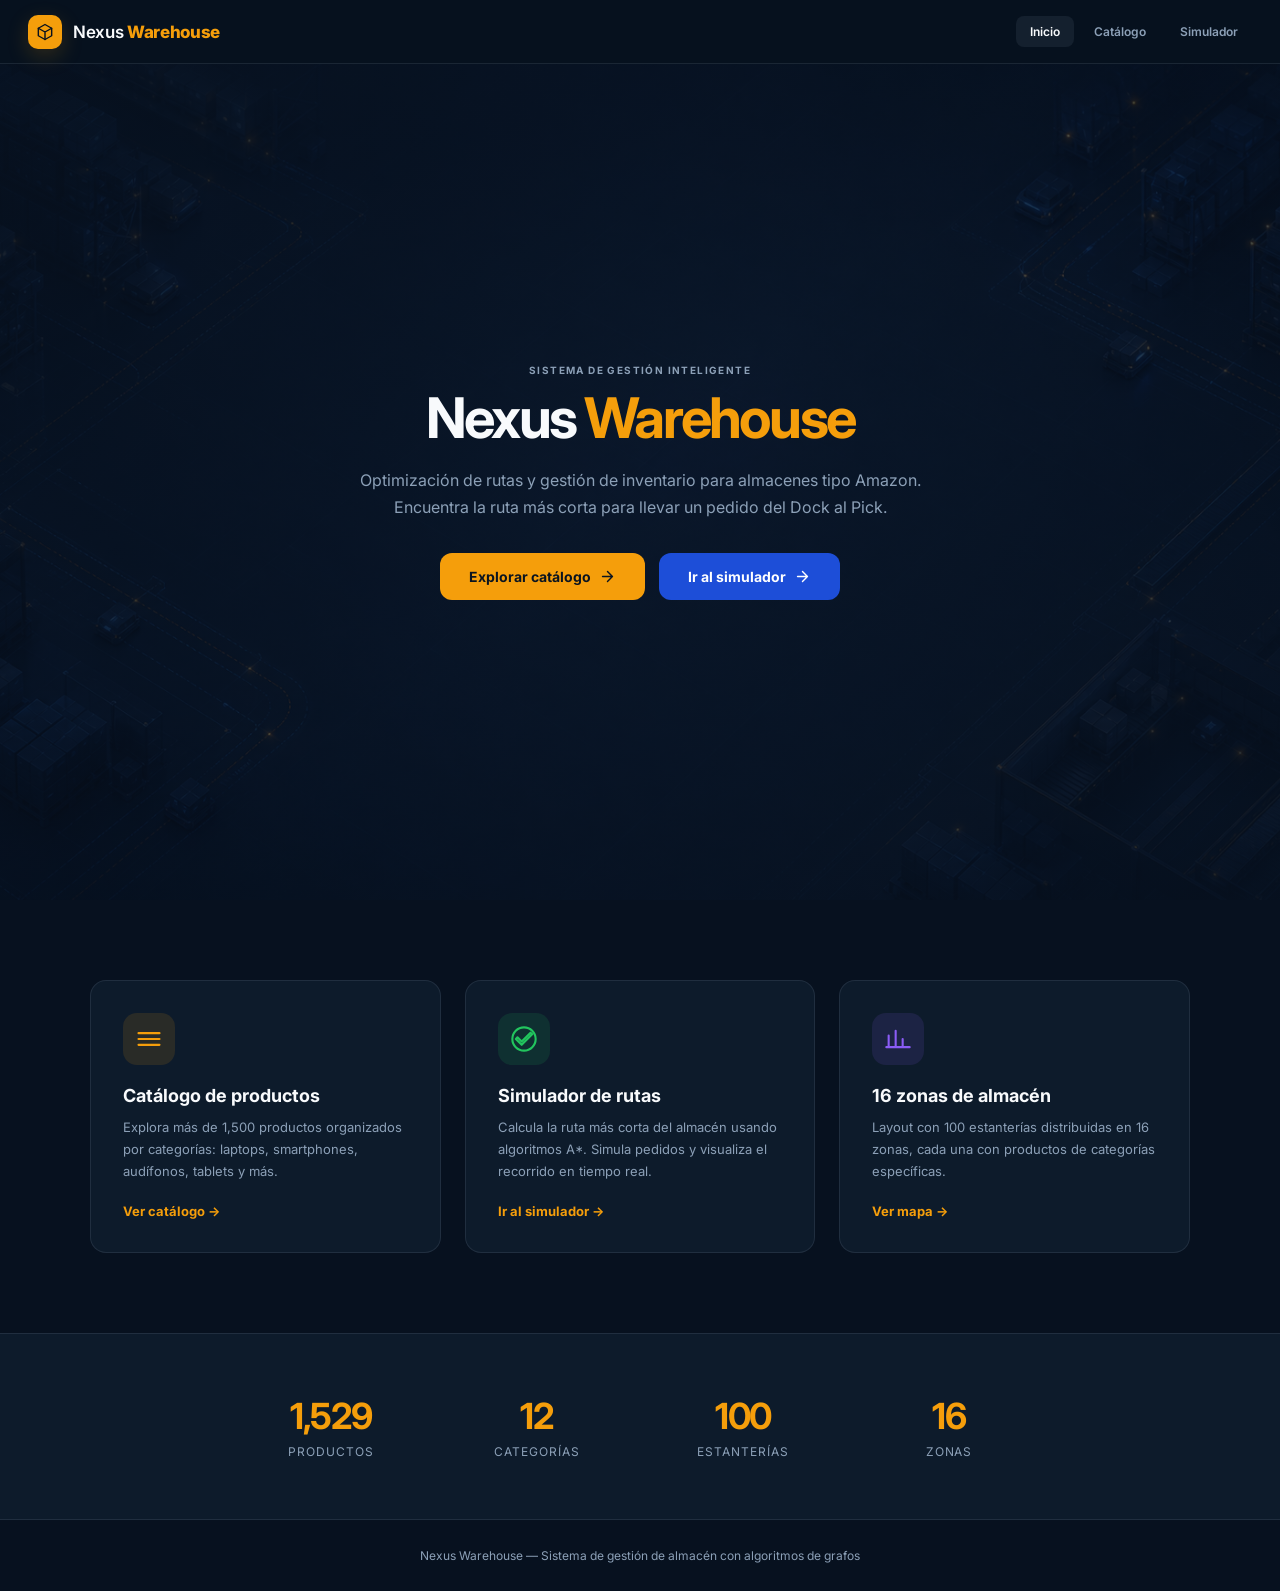
<file: amazon-app/index.html>
<!DOCTYPE html>
<html lang="es">
<head>
  <meta charset="UTF-8">
  <meta name="viewport" content="width=device-width, initial-scale=1.0">
  <title>Nexus Warehouse</title>
  <link rel="stylesheet" href="style.css">
</head>
<body class="landing-body">

<header class="app-header">
  <a class="brand" href="index.html" aria-label="Nexus Warehouse">
    <span class="brand-mark" aria-hidden="true">
      <svg viewBox="0 0 24 24"><path d="M4 7.5 12 3l8 4.5v9L12 21l-8-4.5v-9Z"/><path d="m4 7.5 8 4.5 8-4.5M12 12v9"/></svg>
    </span>
    <span>Nexus <strong>Warehouse</strong></span>
  </a>
  <nav class="header-nav">
    <a href="index.html" class="nav-link active">Inicio</a>
    <a href="catalog.html" class="nav-link">Catálogo</a>
    <a href="simulation.html" class="nav-link">Simulador</a>
  </nav>
</header>

<section class="landing-hero">
  <div class="hero-overlay"></div>
  <div class="hero-content">
    <span class="eyebrow">Sistema de gestión inteligente</span>
    <h1>Nexus <strong>Warehouse</strong></h1>
    <p>Optimización de rutas y gestión de inventario para almacenes tipo Amazon. Encuentra la ruta más corta para llevar un pedido del Dock al Pick.</p>
    <div class="hero-actions">
      <a href="catalog.html" class="btn btn-primary btn-lg">
        Explorar catálogo
        <svg viewBox="0 0 24 24" width="18" height="18"><path d="M5 12h14M12 5l7 7-7 7"/></svg>
      </a>
      <a href="simulation.html" class="btn btn-secondary btn-lg">
        Ir al simulador
        <svg viewBox="0 0 24 24" width="18" height="18"><path d="M5 12h14M12 5l7 7-7 7"/></svg>
      </a>
    </div>
  </div>
</section>

<section class="landing-features">
  <div class="features-grid">
    <article class="feature-card">
      <div class="feature-icon" style="background: rgba(245, 158, 11, .12); color: #f59e0b;">
        <svg viewBox="0 0 24 24" width="28" height="28"><path d="M3 7h18M3 12h18M3 17h18"/></svg>
      </div>
      <h3>Catálogo de productos</h3>
      <p>Explora más de 1,500 productos organizados por categorías: laptops, smartphones, audífonos, tablets y más.</p>
      <a href="catalog.html" class="feature-link">Ver catálogo →</a>
    </article>
    <article class="feature-card">
      <div class="feature-icon" style="background: rgba(34, 197, 94, .12); color: #22c55e;">
        <svg viewBox="0 0 24 24" width="28" height="28"><path d="M12 2C6.48 2 2 6.48 2 12s4.48 10 10 10 10-4.48 10-10S17.52 2 12 2zm-2 15l-5-5 1.41-1.41L10 14.17l7.59-7.59L19 8l-9 9z"/></svg>
      </div>
      <h3>Simulador de rutas</h3>
      <p>Calcula la ruta más corta del almacén usando algoritmos A*. Simula pedidos y visualiza el recorrido en tiempo real.</p>
      <a href="simulation.html" class="feature-link">Ir al simulador →</a>
    </article>
    <article class="feature-card">
      <div class="feature-icon" style="background: rgba(139, 92, 246, .12); color: #8b5cf6;">
        <svg viewBox="0 0 24 24" width="28" height="28"><path d="M4 19V9M10 19V5M16 19v-7M22 19H2"/></svg>
      </div>
      <h3>16 zonas de almacén</h3>
      <p>Layout con 100 estanterías distribuidas en 16 zonas, cada una con productos de categorías específicas.</p>
      <a href="simulation.html" class="feature-link">Ver mapa →</a>
    </article>
  </div>
</section>

<section class="landing-stats">
  <div class="stats-row">
    <div class="landing-stat">
      <strong>1,529</strong>
      <span>Productos</span>
    </div>
    <div class="landing-stat">
      <strong>12</strong>
      <span>Categorías</span>
    </div>
    <div class="landing-stat">
      <strong>100</strong>
      <span>Estanterías</span>
    </div>
    <div class="landing-stat">
      <strong>16</strong>
      <span>Zonas</span>
    </div>
  </div>
</section>

<footer class="landing-footer">
  <p>Nexus Warehouse &mdash; Sistema de gestión de almacén con algoritmos de grafos</p>
</footer>

</body>
</html>
</file>
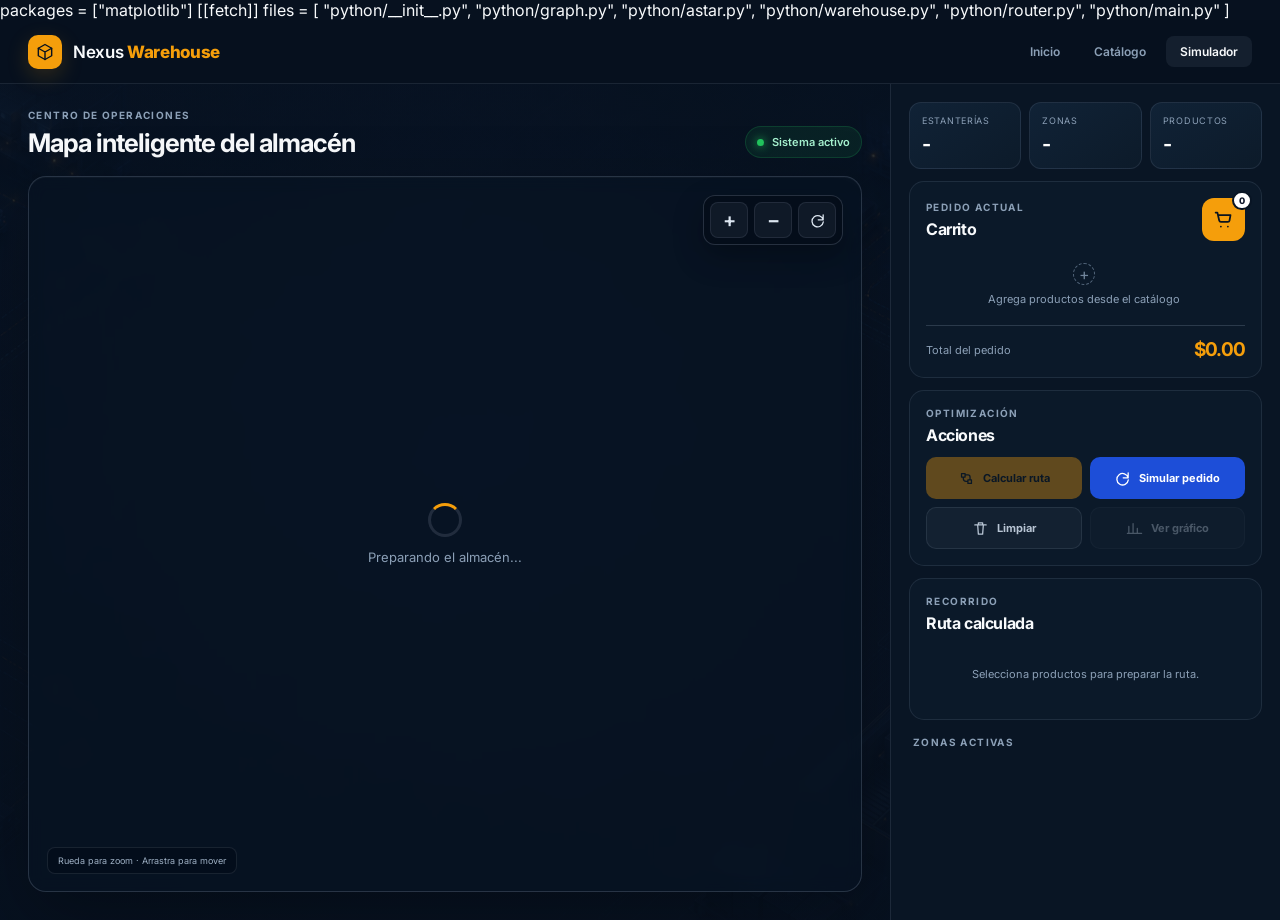
<file: amazon-app/simulation.html>
<!DOCTYPE html>
<html lang="es">
<head>
  <meta charset="UTF-8">
  <meta name="viewport" content="width=device-width, initial-scale=1.0">
  <title>Nexus Warehouse</title>
  <link rel="stylesheet" href="style.css">
  <link rel="stylesheet" href="https://pyscript.net/releases/2024.11.1/core.css">
  <script type="module" src="https://pyscript.net/releases/2024.11.1/core.js"></script>
</head>
<body>

<py-config>
packages = ["matplotlib"]
[[fetch]]
files = [
  "python/__init__.py",
  "python/graph.py",
  "python/astar.py",
  "python/warehouse.py",
  "python/router.py",
  "python/main.py"
]
</py-config>

<header class="app-header">
  <a class="brand" href="index.html" aria-label="Nexus Warehouse">
    <span class="brand-mark" aria-hidden="true">
      <svg viewBox="0 0 24 24"><path d="M4 7.5 12 3l8 4.5v9L12 21l-8-4.5v-9Z"/><path d="m4 7.5 8 4.5 8-4.5M12 12v9"/></svg>
    </span>
    <span>Nexus <strong>Warehouse</strong></span>
  </a>
  <nav class="header-nav">
    <a href="index.html" class="nav-link">Inicio</a>
    <a href="catalog.html" class="nav-link">Catálogo</a>
    <a href="simulation.html" class="nav-link active">Simulador</a>
  </nav>
</header>

<main class="app-main">
  <section class="canvas-panel">
    <div class="map-heading">
      <div>
        <span class="eyebrow">Centro de operaciones</span>
        <h1>Mapa inteligente del almacén</h1>
      </div>
      <span class="live-indicator"><i></i> Sistema activo</span>
    </div>

    <div class="canvas-shell">
      <div class="canvas-loading" id="canvas-loading">
        <div class="spinner"></div>
        <span>Preparando el almacén...</span>
      </div>
      <canvas id="warehouse-canvas" style="display:none"></canvas>
      <div class="map-controls" aria-label="Controles del mapa">
        <button id="map-zoom-in" type="button" title="Acercar">+</button>
        <button id="map-zoom-out" type="button" title="Alejar">−</button>
        <button id="map-reset" type="button" title="Restablecer vista">
          <svg viewBox="0 0 24 24"><path d="M20 11a8 8 0 1 0 .2 3M20 4v7h-7"/></svg>
        </button>
      </div>
      <div class="map-help">Rueda para zoom · Arrastra para mover</div>
    </div>
  </section>

  <aside class="side-panel">
    <section class="stats-grid" aria-label="Resumen del almacén">
      <article class="stat-card">
        <span>Estanterías</span>
        <strong id="stat-shelfs">-</strong>
      </article>
      <article class="stat-card">
        <span>Zonas</span>
        <strong id="stat-zones">-</strong>
      </article>
      <article class="stat-card">
        <span>Productos</span>
        <strong id="stat-products">-</strong>
      </article>
    </section>

    <section class="panel-card cart-summary">
      <div class="section-heading">
        <div>
          <span class="eyebrow">Pedido actual</span>
          <h2>Carrito</h2>
        </div>
        <button class="cart-button" id="btn-open-cart" type="button" aria-label="Abrir catálogo">
          <svg viewBox="0 0 24 24"><path d="M3 4h2l2.1 9.1a2 2 0 0 0 2 1.6h7.8a2 2 0 0 0 2-1.6L20 7H6M9 20h.01M17 20h.01"/></svg>
          <span id="cart-badge">0</span>
        </button>
      </div>

      <div class="order-list" id="order-list">
        <div class="empty-state compact">
          <span class="empty-icon">+</span>
          Agrega productos desde el catálogo
        </div>
      </div>

      <div class="order-total">
        <span>Total del pedido</span>
        <strong id="order-total">$0.00</strong>
      </div>
    </section>

    <section class="panel-card">
      <div class="section-heading simple">
        <div>
          <span class="eyebrow">Optimización</span>
          <h2>Acciones</h2>
        </div>
      </div>
      <div class="action-grid">
        <button class="btn btn-primary" id="btn-calculate" type="button" disabled>
          <svg viewBox="0 0 24 24"><path d="M5 5h5v5H5zM14 14h5v5h-5zM7.5 10v2a4 4 0 0 0 4 4H14M10 7h4a3 3 0 0 1 3 3v4"/></svg>
          Calcular ruta
        </button>
        <button class="btn btn-secondary" id="btn-simulate" type="button">
          <svg viewBox="0 0 24 24"><path d="M20 11a8.1 8.1 0 1 0 .2 3M20 4v7h-7"/></svg>
          Simular pedido
        </button>
        <button class="btn btn-ghost" id="btn-clear" type="button">
          <svg viewBox="0 0 24 24"><path d="M4 7h16M9 7V4h6v3M8 7l1 13h6l1-13"/></svg>
          Limpiar
        </button>
        <button class="btn btn-ghost" id="btn-matplotlib" type="button" disabled>
          <svg viewBox="0 0 24 24"><path d="M4 19V9M10 19V5M16 19v-7M22 19H2"/></svg>
          Ver gráfico
        </button>
      </div>
    </section>

    <section class="panel-card route-card">
      <div class="section-heading simple">
        <div>
          <span class="eyebrow">Recorrido</span>
          <h2>Ruta calculada</h2>
        </div>
      </div>
      <div class="route-results" id="route-results">
        <div class="empty-state compact">Selecciona productos para preparar la ruta.</div>
      </div>
    </section>

    <section class="zone-panel">
      <span class="eyebrow">Zonas activas</span>
      <div class="zone-legend" id="zone-legend"></div>
    </section>
  </aside>
</main>

<div class="modal-overlay" id="modal-cart" role="dialog" aria-modal="true" aria-labelledby="catalog-title">
  <div class="catalog-modal">
    <aside class="catalog-sidebar">
      <div class="catalog-brand">
        <span class="brand-mark small">
          <svg viewBox="0 0 24 24"><path d="M4 7.5 12 3l8 4.5v9L12 21l-8-4.5v-9Z"/><path d="m4 7.5 8 4.5 8-4.5M12 12v9"/></svg>
        </span>
        <div>
          <span class="eyebrow">Inventario</span>
          <strong>Categorías</strong>
        </div>
      </div>
      <nav class="category-list" id="category-list"></nav>
      <div class="catalog-cart-note">
        <span id="modal-item-count">0 productos</span>
        <strong id="modal-total">$0.00</strong>
      </div>
    </aside>

    <section class="catalog-content">
      <header class="catalog-header">
        <div>
          <span class="eyebrow">Catálogo general</span>
          <h2 id="catalog-title">Selecciona productos</h2>
        </div>
        <div class="catalog-header-actions">
          <label class="catalog-search">
            <svg viewBox="0 0 24 24"><circle cx="11" cy="11" r="7"/><path d="m20 20-4-4"/></svg>
            <input id="catalog-search" type="search" placeholder="Buscar por nombre...">
          </label>
          <button class="modal-close" id="cart-close" type="button" aria-label="Cerrar">&times;</button>
        </div>
      </header>

      <div class="catalog-meta">
        <span id="catalog-result-count">0 productos disponibles</span>
        <span>Stock actualizado</span>
      </div>
      <div class="product-grid" id="product-grid"></div>
      <button class="load-more" id="btn-load-more" type="button">Mostrar más productos</button>

      <footer class="catalog-footer">
        <div>
          <span>Resumen del pedido</span>
          <strong><span id="footer-item-count">0</span> unidades · <span id="footer-total">$0.00</span></strong>
        </div>
        <button class="btn btn-primary confirm-order" id="btn-confirm-cart" type="button">
          Confirmar pedido
          <svg viewBox="0 0 24 24"><path d="m9 18 6-6-6-6"/></svg>
        </button>
      </footer>
    </section>
  </div>
</div>

<div class="modal-overlay" id="modal-matplotlib" role="dialog" aria-modal="true" aria-labelledby="graph-title">
  <div class="graph-modal">
    <header>
      <div>
        <span class="eyebrow">Visualización técnica</span>
        <h2 id="graph-title">Grafo de la ruta optimizada</h2>
      </div>
      <button class="modal-close" id="graph-close" type="button" aria-label="Cerrar">&times;</button>
    </header>
    <div class="graph-stage">
      <div class="graph-loading" id="graph-loading"><div class="spinner"></div>Generando visualización...</div>
      <img id="matplotlib-img" alt="Grafo del almacén generado con Matplotlib">
    </div>
  </div>
</div>

<script id="pyscript-main" type="py">
import json
from python.main import init_app, get_warehouse_data
from pyscript import window
from js import fetch, JSON

async def load_data():
    try:
        files = []
        for path in ["shelfs.json", "zones.json", "categories.json", "products.json"]:
            response = await fetch(f"data/{path}")
            files.append(await response.text())
        return json.loads(init_app(*files))
    except Exception as error:
        print(f"Error loading data: {error}")
        return {"error": str(error)}

result = await load_data()
print(f"Warehouse initialized: {result}")

if "shelfs" in result:
    window.warehouseData = JSON.parse(get_warehouse_data())
    window.dispatchEvent(window.Event.new("warehouse-ready"))
</script>

<script>
let warehouseData = null;
let selectedShelves = [];
let currentRoute = null;
let cart = {};
let activeCategory = 'all';
let catalogLimit = 48;
let mapZoom = 1.18;
let mapPanX = 0;
let mapPanY = 0;
let mapDragging = false;
let mapDragStart = null;

const categoryNames = {
  'laptops': 'Laptops',
  'smartphones': 'Smartphones',
  'headphones': 'Audífonos',
  'books': 'Libros',
  'kitchen appliances': 'Cocina',
  'smart watches': 'Smartwatches',
  'gaming mice': 'Mouse gaming',
  'keyboards': 'Teclados',
  'monitors': 'Monitores',
  'tablets': 'Tablets',
  'wireless earbuds': 'Earbuds',
  'coffee machines': 'Cafeteras'
};

const money = new Intl.NumberFormat('en-US', { style: 'currency', currency: 'USD' });

window.addEventListener('warehouse-ready', function() {
  warehouseData = window.warehouseData;
  document.getElementById('stat-shelfs').textContent = warehouseData.shelfs.length;
  document.getElementById('stat-zones').textContent = warehouseData.zones.length;
  document.getElementById('stat-products').textContent = warehouseData.products.length.toLocaleString('es-PE');
  document.getElementById('canvas-loading').style.display = 'none';
  document.getElementById('warehouse-canvas').style.display = 'block';
  initCanvas();
  renderLegend();
  renderCategories();
  renderCatalog();
  updateOrderUI();
});

function escapeHtml(value) {
  return String(value || '').replace(/[&<>"']/g, function(char) {
    return {'&':'&amp;','<':'&lt;','>':'&gt;','"':'&quot;',"'":'&#039;'}[char];
  });
}

function getProduct(id) {
  return warehouseData.products.find(function(product) { return String(product.id) === String(id); });
}

function getCartEntries() {
  return Object.entries(cart)
    .map(function(entry) { return { product: getProduct(entry[0]), quantity: entry[1] }; })
    .filter(function(entry) { return entry.product; });
}

function cartUnitCount() {
  return Object.values(cart).reduce(function(total, quantity) { return total + quantity; }, 0);
}

function cartTotal() {
  return getCartEntries().reduce(function(total, entry) {
    return total + Number(entry.product.price || 0) * entry.quantity;
  }, 0);
}

function syncShelvesFromCart() {
  selectedShelves = [];
  getCartEntries().forEach(function(entry) {
    if (entry.product.shelf && selectedShelves.indexOf(entry.product.shelf) < 0) {
      selectedShelves.push(entry.product.shelf);
    }
  });
  currentRoute = null;
  document.getElementById('btn-matplotlib').disabled = true;
  document.getElementById('btn-calculate').disabled = selectedShelves.length === 0;
  document.getElementById('route-results').innerHTML =
    '<div class="empty-state compact">Selecciona productos para preparar la ruta.</div>';
  drawWarehouse(document.getElementById('warehouse-canvas'));
}

function setProductQuantity(id, quantity) {
  const product = getProduct(id);
  if (!product) return;
  const safeQuantity = Math.max(0, Math.min(Number(product.stock || 0), Number(quantity || 0)));
  if (safeQuantity === 0) delete cart[id];
  else cart[id] = safeQuantity;
  syncShelvesFromCart();
  updateOrderUI();
  renderCatalog();
}

function updateOrderUI() {
  const entries = getCartEntries();
  const list = document.getElementById('order-list');
  const count = cartUnitCount();
  const total = cartTotal();

  document.getElementById('cart-badge').textContent = count;
  document.getElementById('modal-item-count').textContent = count + (count === 1 ? ' producto' : ' productos');
  document.getElementById('modal-total').textContent = money.format(total);
  document.getElementById('footer-item-count').textContent = count;
  document.getElementById('footer-total').textContent = money.format(total);
  document.getElementById('order-total').textContent = money.format(total);

  if (!entries.length) {
    list.innerHTML = '<div class="empty-state compact"><span class="empty-icon">+</span>Agrega productos desde el catálogo</div>';
    return;
  }

  list.innerHTML = entries.map(function(entry) {
    const product = entry.product;
    return '<article class="order-item">'
      + '<img src="' + escapeHtml(product.image_url) + '" alt="" onerror="this.classList.add(\'image-error\')">'
      + '<div class="order-item-info"><strong title="' + escapeHtml(product.title) + '">' + escapeHtml(product.title) + '</strong>'
      + '<span>' + entry.quantity + ' × ' + money.format(product.price) + ' · ' + escapeHtml(product.shelf || '') + '</span></div>'
      + '<button type="button" onclick="setProductQuantity(\'' + product.id + '\', 0)" aria-label="Quitar producto">&times;</button>'
      + '</article>';
  }).join('');
}

function renderCategories() {
  const counts = {};
  warehouseData.products.forEach(function(product) {
    counts[product.category] = (counts[product.category] || 0) + 1;
  });

  const categories = ['all'].concat(Object.keys(counts).sort());
  document.getElementById('category-list').innerHTML = categories.map(function(category) {
    const label = category === 'all' ? 'Todos los productos' : (categoryNames[category] || category);
    const count = category === 'all' ? warehouseData.products.length : counts[category];
    return '<button type="button" class="category-button ' + (activeCategory === category ? 'active' : '')
      + '" onclick="selectCategory(\'' + escapeHtml(category) + '\')">'
      + '<span>' + escapeHtml(label) + '</span><small>' + count + '</small></button>';
  }).join('');
}

function selectCategory(category) {
  activeCategory = category;
  catalogLimit = 48;
  renderCategories();
  renderCatalog();
}

function filteredProducts() {
  const query = document.getElementById('catalog-search').value.toLowerCase().trim();
  return warehouseData.products.filter(function(product) {
    const categoryMatch = activeCategory === 'all' || product.category === activeCategory;
    const searchMatch = !query || product.title.toLowerCase().includes(query)
      || product.category.toLowerCase().includes(query);
    return categoryMatch && searchMatch;
  });
}

function renderCatalog() {
  if (!warehouseData) return;
  const products = filteredProducts();
  const visible = products.slice(0, catalogLimit);
  document.getElementById('catalog-result-count').textContent =
    products.length.toLocaleString('es-PE') + ' productos disponibles';

  document.getElementById('product-grid').innerHTML = visible.map(function(product) {
    const quantity = cart[product.id] || 0;
    const category = categoryNames[product.category] || product.category;
    return '<article class="product-card ' + (quantity ? 'selected' : '') + '">'
      + '<div class="product-image"><img src="' + escapeHtml(product.image_url) + '" alt="' + escapeHtml(product.title)
      + '" loading="lazy" onerror="this.parentElement.classList.add(\'image-error\');this.remove()">'
      + '<span class="stock-pill">' + product.stock + ' en stock</span></div>'
      + '<div class="product-card-body"><span class="product-category">' + escapeHtml(category) + '</span>'
      + '<h3 title="' + escapeHtml(product.title) + '">' + escapeHtml(product.title) + '</h3>'
      + '<div class="product-card-footer"><strong>' + money.format(product.price) + '</strong>'
      + (quantity
        ? '<div class="quantity-control"><button type="button" onclick="setProductQuantity(\'' + product.id + '\',' + (quantity - 1) + ')">−</button>'
          + '<span>' + quantity + '</span><button type="button" onclick="setProductQuantity(\'' + product.id + '\',' + (quantity + 1) + ')">+</button></div>'
        : '<button class="add-product" type="button" onclick="setProductQuantity(\'' + product.id + '\',1)">Agregar</button>')
      + '</div></div></article>';
  }).join('');

  const loadMore = document.getElementById('btn-load-more');
  loadMore.style.display = products.length > catalogLimit ? 'block' : 'none';
}

function openCart() {
  document.getElementById('modal-cart').classList.add('active');
  document.body.classList.add('modal-open');
  renderCatalog();
  setTimeout(function() { document.getElementById('catalog-search').focus(); }, 100);
}

function closeCart() {
  document.getElementById('modal-cart').classList.remove('active');
  document.body.classList.remove('modal-open');
}

let hoveredShelf = null;
let routeAnimProgress = 0;
let routeAnimId = null;
let robotAnimProgress = 0;
let robotAnimId = null;
let robotAnimPath = null;

function initCanvas() {
  const canvas = document.getElementById('warehouse-canvas');
  resizeCanvas();
  canvas.addEventListener('wheel', onCanvasWheel, { passive: false });
  canvas.addEventListener('pointerdown', onCanvasPointerDown);
  canvas.addEventListener('pointermove', onCanvasPointerMove);
  canvas.addEventListener('pointerup', onCanvasPointerUp);
  canvas.addEventListener('pointercancel', onCanvasPointerUp);
  canvas.addEventListener('pointerleave', onCanvasPointerUp);
  canvas.addEventListener('mousemove', onCanvasMove);
  canvas.addEventListener('mouseleave', function() {
    hoveredShelf = null;
    removeTooltip();
    drawWarehouse(canvas);
  });
}

function resizeCanvas() {
  const canvas = document.getElementById('warehouse-canvas');
  const shell = canvas.parentElement;
  canvas.width = Math.max(shell.clientWidth - 16, 520);
  canvas.height = Math.max(shell.clientHeight - 16, 480);
  removeTooltip();
  drawWarehouse(canvas);
}

function animateRoute() {
  if (routeAnimId) cancelAnimationFrame(routeAnimId);
  if (robotAnimId) cancelAnimationFrame(robotAnimId);
  routeAnimProgress = 0;
  robotAnimProgress = 0;
  robotAnimPath = currentRoute ? currentRoute.path : null;

  function step() {
    routeAnimProgress += 0.02;
    if (routeAnimProgress > 1) routeAnimProgress = 1;
    drawWarehouse(document.getElementById('warehouse-canvas'));
    if (routeAnimProgress < 1) routeAnimId = requestAnimationFrame(step);
  }
  routeAnimId = requestAnimationFrame(step);

  if (robotAnimPath) {
    function robotStep() {
      robotAnimProgress += 0.008;
      if (robotAnimProgress > 1) robotAnimProgress = 1;
      drawWarehouse(document.getElementById('warehouse-canvas'));
      if (robotAnimProgress < 1) robotAnimId = requestAnimationFrame(robotStep);
    }
    robotAnimId = requestAnimationFrame(robotStep);
  }
}

function getScale(canvas) {
  return (Math.min(canvas.width - 130, canvas.height - 130) / 110) * mapZoom;
}

function toCanvas(canvas, wx, wy) {
  const scale = getScale(canvas);
  return {
    x: canvas.width / 2 + mapPanX + (wx - 50) * scale,
    y: canvas.height / 2 + mapPanY + (wy - 50) * scale
  };
}

function toWorld(canvas, screenX, screenY) {
  const scale = getScale(canvas);
  return {
    x: (screenX - canvas.width / 2 - mapPanX) / scale + 50,
    y: (screenY - canvas.height / 2 - mapPanY) / scale + 50
  };
}

function roundRect(ctx, x, y, width, height, radius) {
  ctx.beginPath();
  ctx.roundRect(x, y, width, height, radius);
}

function drawWarehouse(canvas) {
  if (!warehouseData || !canvas) return;
  const ctx = canvas.getContext('2d');
  ctx.clearRect(0, 0, canvas.width, canvas.height);
  drawBackground(ctx, canvas);
  drawZones(ctx, canvas);
  drawShelves(ctx, canvas);
  drawDockPick(ctx, canvas);
  if (currentRoute) drawRoute(ctx, canvas, currentRoute.path);
  drawScaleBar(ctx, canvas);
  drawTooltip(ctx, canvas);
}

function drawBackground(ctx, canvas) {
  const gradient = ctx.createRadialGradient(
    canvas.width / 2, canvas.height / 2, 0,
    canvas.width / 2, canvas.height / 2, canvas.width * 0.7
  );
  gradient.addColorStop(0, '#0f1f35');
  gradient.addColorStop(0.6, '#0a1628');
  gradient.addColorStop(1, '#060e1a');
  ctx.fillStyle = gradient;
  ctx.fillRect(0, 0, canvas.width, canvas.height);

  const origin = toCanvas(canvas, 0, 0);
  const end = toCanvas(canvas, 100, 100);
  const step = (end.x - origin.x) / 10;

  ctx.strokeStyle = 'rgba(60, 100, 150, .07)';
  ctx.lineWidth = 1;
  for (let i = 0; i <= 10; i++) {
    const x = origin.x + i * step;
    const y = origin.y + i * step;
    ctx.beginPath();
    ctx.moveTo(x, origin.y);
    ctx.lineTo(x, end.y);
    ctx.stroke();
    ctx.beginPath();
    ctx.moveTo(origin.x, y);
    ctx.lineTo(end.x, y);
    ctx.stroke();
  }

  ctx.strokeStyle = 'rgba(60, 100, 150, .15)';
  ctx.lineWidth = 1;
  for (let i = 0; i <= 10; i += 5) {
    const x = origin.x + i * step;
    const y = origin.y + i * step;
    ctx.beginPath();
    ctx.moveTo(x, origin.y);
    ctx.lineTo(x, end.y);
    ctx.stroke();
    ctx.beginPath();
    ctx.moveTo(origin.x, y);
    ctx.lineTo(end.x, y);
    ctx.stroke();
  }

  ctx.fillStyle = 'rgba(100, 140, 180, .25)';
  ctx.font = '500 9px Inter, sans-serif';
  ctx.textAlign = 'center';
  ctx.textBaseline = 'top';
  for (let i = 0; i <= 10; i += 2) {
    const x = origin.x + i * step;
    ctx.fillText(String(i * 10), x, end.y + 6);
  }
  ctx.textAlign = 'right';
  ctx.textBaseline = 'middle';
  for (let i = 0; i <= 10; i += 2) {
    const y = origin.y + i * step;
    ctx.fillText(String(i * 10), origin.x - 8, y);
  }
}

function drawZones(ctx, canvas) {
  warehouseData.zones.forEach(function(zone) {
    const shelves = warehouseData.shelfs.filter(function(shelf) { return zone.shelfs.includes(shelf.id); });
    if (!shelves.length) return;
    const xs = shelves.map(function(shelf) { return shelf.x; });
    const ys = shelves.map(function(shelf) { return shelf.y; });
    const pad = 8;
    const start = toCanvas(canvas, Math.min.apply(null, xs) - pad, Math.min.apply(null, ys) - pad);
    const end = toCanvas(canvas, Math.max.apply(null, xs) + pad, Math.max.apply(null, ys) + pad);
    const w = end.x - start.x;
    const h = end.y - start.y;

    const grad = ctx.createLinearGradient(start.x, start.y, start.x, end.y);
    grad.addColorStop(0, zone.color + '18');
    grad.addColorStop(1, zone.color + '08');
    ctx.fillStyle = grad;
    roundRect(ctx, start.x, start.y, w, h, 10);
    ctx.fill();

    ctx.strokeStyle = zone.color + '40';
    ctx.lineWidth = 1.5;
    ctx.setLineDash([6, 4]);
    roundRect(ctx, start.x, start.y, w, h, 10);
    ctx.stroke();
    ctx.setLineDash([]);
  });
}

function drawShelves(ctx, canvas) {
  const scale = getScale(canvas);
  const zoneColors = {};
  warehouseData.zones.forEach(function(zone) { zoneColors[zone.id] = zone.color; });

  warehouseData.shelfs.forEach(function(shelf) {
    const point = toCanvas(canvas, shelf.x, shelf.y);
    const size = Math.max(scale * 3.6, 12);
    const selected = selectedShelves.includes(shelf.id);
    const hovered = hoveredShelf && hoveredShelf.id === shelf.id;
    const color = zoneColors[shelf.zone] || '#64748b';

    if (hovered && !selected) {
      ctx.fillStyle = 'rgba(255, 255, 255, .08)';
      ctx.beginPath();
      ctx.arc(point.x, point.y, size * 1.3, 0, Math.PI * 2);
      ctx.fill();
    }

    if (selected) {
      const pulseGrad = ctx.createRadialGradient(point.x, point.y, 0, point.x, point.y, size * 1.4);
      pulseGrad.addColorStop(0, 'rgba(251, 191, 36, .25)');
      pulseGrad.addColorStop(1, 'rgba(251, 191, 36, 0)');
      ctx.fillStyle = pulseGrad;
      ctx.beginPath();
      ctx.arc(point.x, point.y, size * 1.4, 0, Math.PI * 2);
      ctx.fill();
    }

    ctx.save();
    if (selected || hovered) {
      ctx.shadowColor = selected ? 'rgba(251, 191, 36, .6)' : 'rgba(255, 255, 255, .15)';
      ctx.shadowBlur = selected ? 20 : 10;
    }

    const shelfGrad = ctx.createLinearGradient(
      point.x - size / 2, point.y - size / 2,
      point.x + size / 2, point.y + size / 2
    );
    shelfGrad.addColorStop(0, color);
    shelfGrad.addColorStop(1, adjustBrightness(color, -30));
    ctx.fillStyle = shelfGrad;
    roundRect(ctx, point.x - size / 2, point.y - size / 2, size, size, 3);
    ctx.fill();
    ctx.restore();

    ctx.strokeStyle = selected ? '#fde047' : (hovered ? 'rgba(255,255,255,.35)' : 'rgba(255,255,255,.12)');
    ctx.lineWidth = selected ? 2.5 : (hovered ? 2 : 1);
    roundRect(ctx, point.x - size / 2, point.y - size / 2, size, size, 3);
    ctx.stroke();

    if (selected) {
      const badgeR = Math.max(7, size * .3);
      ctx.fillStyle = '#0a1420';
      ctx.beginPath();
      ctx.arc(point.x + size * .4, point.y - size * .4, badgeR + 1, 0, Math.PI * 2);
      ctx.fill();
      ctx.fillStyle = '#fbbf24';
      ctx.beginPath();
      ctx.arc(point.x + size * .4, point.y - size * .4, badgeR, 0, Math.PI * 2);
      ctx.fill();
      ctx.fillStyle = '#0a1420';
      ctx.font = '800 ' + Math.max(7, badgeR * 1.1) + 'px Inter, sans-serif';
      ctx.textAlign = 'center';
      ctx.textBaseline = 'middle';
      ctx.fillText('✓', point.x + size * .4, point.y - size * .4);
    }

    if (scale > 4.2) {
      ctx.fillStyle = selected ? '#fde047' : '#fff';
      ctx.font = '600 ' + Math.min(Math.max(scale * 1.05, 7), 12) + 'px Inter, sans-serif';
      ctx.textAlign = 'center';
      ctx.textBaseline = 'middle';
      ctx.shadowColor = 'rgba(0,0,0,.8)';
      ctx.shadowBlur = 4;
      ctx.fillText(shelf.row + ',' + shelf.col, point.x, point.y);
      ctx.shadowBlur = 0;
    }
  });
}

function adjustBrightness(hex, amount) {
  hex = hex.replace('#', '');
  const r = Math.max(0, Math.min(255, parseInt(hex.substring(0, 2), 16) + amount));
  const g = Math.max(0, Math.min(255, parseInt(hex.substring(2, 4), 16) + amount));
  const b = Math.max(0, Math.min(255, parseInt(hex.substring(4, 6), 16) + amount));
  return '#' + [r, g, b].map(function(c) { return c.toString(16).padStart(2, '0'); }).join('');
}

function drawZoneLabels(ctx, canvas) {
  warehouseData.zones.forEach(function(zone) {
    if (zone.label === 'AISLE') return;
    const shelves = warehouseData.shelfs.filter(function(shelf) { return zone.shelfs.includes(shelf.id); });
    if (!shelves.length) return;
    const xs = shelves.map(function(shelf) { return shelf.x; });
    const ys = shelves.map(function(shelf) { return shelf.y; });
    const point = toCanvas(canvas, (Math.min.apply(null, xs) + Math.max.apply(null, xs)) / 2, Math.min.apply(null, ys) - 10);
    const label = (categoryNames[zone.category] || zone.category || '').toUpperCase();
    const fontSize = Math.min(Math.max(10 * mapZoom, 10), 16);
    ctx.font = '800 ' + fontSize + 'px Inter, sans-serif';
    ctx.textAlign = 'center';
    ctx.textBaseline = 'middle';
    const width = ctx.measureText(label).width + 16;
    ctx.fillStyle = 'rgba(4, 12, 23, .82)';
    roundRect(ctx, point.x - width / 2, point.y - 11, width, 22, 7);
    ctx.fill();
    ctx.strokeStyle = zone.color + 'aa';
    ctx.lineWidth = 1;
    ctx.stroke();
    ctx.fillStyle = '#f8fafc';
    ctx.fillText(label, point.x, point.y);
  });
}

function drawDockPick(ctx, canvas) {
  const nodes = [
    { point: toCanvas(canvas, -8, 55), color: '#f97316', label: 'D', name: 'DOCK', icon: 'M12 2L2 7v10l10 5 10-5V7L12 2z' },
    { point: toCanvas(canvas, 108, 55), color: '#22c55e', label: 'P', name: 'PICK', icon: 'M12 2C6.48 2 2 6.48 2 12s4.48 10 10 10 10-4.48 10-10S17.52 2 12 2zm-2 15l-5-5 1.41-1.41L10 14.17l7.59-7.59L19 8l-9 9z' }
  ];

  nodes.forEach(function(node) {
    const r = 18;

    const outerGlow = ctx.createRadialGradient(node.point.x, node.point.y, 0, node.point.x, node.point.y, r * 2.5);
    outerGlow.addColorStop(0, node.color + '20');
    outerGlow.addColorStop(1, node.color + '00');
    ctx.fillStyle = outerGlow;
    ctx.beginPath();
    ctx.arc(node.point.x, node.point.y, r * 2.5, 0, Math.PI * 2);
    ctx.fill();

    ctx.save();
    ctx.shadowColor = node.color;
    ctx.shadowBlur = 25;
    const grad = ctx.createRadialGradient(
      node.point.x - r * 0.3, node.point.y - r * 0.3, 0,
      node.point.x, node.point.y, r
    );
    grad.addColorStop(0, adjustBrightness(node.color, 40));
    grad.addColorStop(1, node.color);
    ctx.fillStyle = grad;
    ctx.beginPath();
    ctx.arc(node.point.x, node.point.y, r, 0, Math.PI * 2);
    ctx.fill();
    ctx.restore();

    ctx.strokeStyle = 'rgba(255,255,255,.3)';
    ctx.lineWidth = 1.5;
    ctx.beginPath();
    ctx.arc(node.point.x, node.point.y, r - 1, 0, Math.PI * 2);
    ctx.stroke();

    ctx.fillStyle = '#fff';
    ctx.font = '800 13px Inter, sans-serif';
    ctx.textAlign = 'center';
    ctx.textBaseline = 'middle';
    ctx.shadowColor = 'rgba(0,0,0,.5)';
    ctx.shadowBlur = 4;
    ctx.fillText(node.label, node.point.x, node.point.y + 1);
    ctx.shadowBlur = 0;

    const labelW = ctx.measureText(node.name).width + 14;
    ctx.fillStyle = 'rgba(5, 12, 24, .85)';
    roundRect(ctx, node.point.x - labelW / 2, node.point.y + r + 6, labelW, 18, 5);
    ctx.fill();
    ctx.strokeStyle = node.color + '60';
    ctx.lineWidth = 1;
    roundRect(ctx, node.point.x - labelW / 2, node.point.y + r + 6, labelW, 18, 5);
    ctx.stroke();
    ctx.fillStyle = node.color;
    ctx.font = '700 9px Inter, sans-serif';
    ctx.fillText(node.name, node.point.x, node.point.y + r + 15);
  });
}

function drawRoute(ctx, canvas, path) {
  const points = {};
  warehouseData.shelfs.forEach(function(shelf) { points[shelf.id] = { x: shelf.x, y: shelf.y }; });
  points.Dock_0 = { x: -8, y: 55 };
  points.Picking_0 = { x: 108, y: 55 };

  const screenPoints = [];
  path.forEach(function(node) {
    if (points[node]) screenPoints.push(toCanvas(canvas, points[node].x, points[node].y));
  });
  if (screenPoints.length < 2) return;

  ctx.save();
  ctx.shadowColor = 'rgba(245, 158, 11, .4)';
  ctx.shadowBlur = 16;
  ctx.strokeStyle = 'rgba(251, 191, 36, .2)';
  ctx.lineWidth = 10;
  ctx.lineCap = 'round';
  ctx.lineJoin = 'round';
  ctx.beginPath();
  ctx.moveTo(screenPoints[0].x, screenPoints[0].y);
  for (var i = 1; i < screenPoints.length; i++) {
    ctx.lineTo(screenPoints[i].x, screenPoints[i].y);
  }
  ctx.stroke();
  ctx.restore();

  const grad = ctx.createLinearGradient(
    screenPoints[0].x, screenPoints[0].y,
    screenPoints[screenPoints.length - 1].x, screenPoints[screenPoints.length - 1].y
  );
  grad.addColorStop(0, '#f97316');
  grad.addColorStop(0.5, '#fbbf24');
  grad.addColorStop(1, '#22c55e');
  ctx.strokeStyle = grad;
  ctx.lineWidth = 3.5;
  ctx.lineCap = 'round';
  ctx.lineJoin = 'round';
  ctx.setLineDash([12, 6]);
  ctx.lineDashOffset = -Date.now() / 100;
  ctx.beginPath();
  ctx.moveTo(screenPoints[0].x, screenPoints[0].y);
  for (var i = 1; i < screenPoints.length; i++) {
    ctx.lineTo(screenPoints[i].x, screenPoints[i].y);
  }
  ctx.stroke();
  ctx.setLineDash([]);
  ctx.lineDashOffset = 0;

  screenPoints.forEach(function(pt, idx) {
    var dotR = 5;
    var dotColor = '#fbbf24';
    if (idx === 0) { dotColor = '#f97316'; dotR = 7; }
    else if (idx === screenPoints.length - 1) { dotColor = '#22c55e'; dotR = 7; }

    ctx.save();
    ctx.shadowColor = dotColor;
    ctx.shadowBlur = 12;
    ctx.fillStyle = '#0a1420';
    ctx.beginPath();
    ctx.arc(pt.x, pt.y, dotR + 2, 0, Math.PI * 2);
    ctx.fill();
    ctx.fillStyle = dotColor;
    ctx.beginPath();
    ctx.arc(pt.x, pt.y, dotR, 0, Math.PI * 2);
    ctx.fill();
    ctx.restore();

    if (idx > 0 && idx < screenPoints.length - 1) {
      ctx.fillStyle = '#fff';
      ctx.font = '700 7px Inter, sans-serif';
      ctx.textAlign = 'center';
      ctx.textBaseline = 'middle';
      ctx.fillText(String(idx), pt.x, pt.y);
    }
  });

  if (robotAnimPath && robotAnimProgress > 0 && robotAnimProgress < 1) {
    drawRobot(ctx, canvas, screenPoints, robotAnimProgress);
  }
}

function drawRobot(ctx, canvas, screenPoints, progress) {
  var totalLen = 0;
  var segLens = [];
  for (var i = 1; i < screenPoints.length; i++) {
    var dx = screenPoints[i].x - screenPoints[i - 1].x;
    var dy = screenPoints[i].y - screenPoints[i - 1].y;
    var len = Math.sqrt(dx * dx + dy * dy);
    segLens.push(len);
    totalLen += len;
  }

  var targetDist = progress * totalLen;
  var accum = 0;
  var robotX = screenPoints[0].x;
  var robotY = screenPoints[0].y;
  for (var i = 0; i < segLens.length; i++) {
    if (accum + segLens[i] >= targetDist) {
      var t = (targetDist - accum) / segLens[i];
      robotX = screenPoints[i].x + (screenPoints[i + 1].x - screenPoints[i].x) * t;
      robotY = screenPoints[i].y + (screenPoints[i + 1].y - screenPoints[i].y) * t;
      break;
    }
    accum += segLens[i];
  }

  ctx.save();
  ctx.shadowColor = 'rgba(251, 191, 36, .6)';
  ctx.shadowBlur = 18;
  ctx.font = '26px serif';
  ctx.textAlign = 'center';
  ctx.textBaseline = 'middle';
  ctx.fillText('\uD83E\uDD16', robotX, robotY - 2);
  ctx.restore();
}

function onCanvasMove(event) {
  if (mapDragging) return;
  const canvas = event.currentTarget;
  const rect = canvas.getBoundingClientRect();
  const world = toWorld(canvas, event.clientX - rect.left, event.clientY - rect.top);

  var found = null;
  warehouseData.shelfs.forEach(function(shelf) {
    if (Math.hypot(shelf.x - world.x, shelf.y - world.y) < 4) {
      found = shelf;
    }
  });

  if (found !== hoveredShelf) {
    hoveredShelf = found;
    canvas.style.cursor = found ? 'pointer' : 'grab';
    drawWarehouse(canvas);
  }

  if (found) {
    var canvasX = event.clientX - rect.left;
    var canvasY = event.clientY - rect.top;
    showTooltip(canvasX, canvasY, found);
  } else {
    removeTooltip();
  }
}

var tooltipEl = null;

function showTooltip(x, y, shelf) {
  if (!tooltipEl) {
    tooltipEl = document.createElement('div');
    tooltipEl.className = 'canvas-tooltip';
    tooltipEl.style.cssText = 'position:absolute;pointer-events:none;z-index:100;padding:8px 12px;background:rgba(5,14,26,.94);border:1px solid rgba(148,163,184,.2);border-radius:8px;color:#f8fafc;font-size:11px;line-height:1.5;white-space:nowrap;box-shadow:0 8px 24px rgba(0,0,0,.4);backdrop-filter:blur(8px);';
    var shell = document.getElementById('warehouse-canvas').parentElement;
    shell.appendChild(tooltipEl);
  }

  var zone = warehouseData.zones.find(function(z) { return z.id === shelf.zone; });
  var zoneLabel = zone ? (categoryNames[zone.category] || zone.category || zone.id) : shelf.zone;
  var productsOnShelf = warehouseData.products.filter(function(p) { return p.shelf === shelf.id; });

  tooltipEl.innerHTML = '<div style="font-weight:700;margin-bottom:3px;">' +
    escapeHtml(shelf.row + ',' + shelf.col) +
    ' <span style="color:' + (zone ? zone.color : '#64748b') + ';font-size:9px;">' +
    escapeHtml(zoneLabel) + '</span></div>' +
    '<div style="color:#8ca0b7;font-size:9px;">' + productsOnShelf.length + ' productos</div>';

  var shell = tooltipEl.parentElement;
  var shellRect = shell.getBoundingClientRect();
  var tx = x + 16;
  var ty = y - 10;
  if (tx + 140 > shellRect.width) tx = x - 140;
  if (ty < 10) ty = y + 20;

  tooltipEl.style.left = tx + 'px';
  tooltipEl.style.top = ty + 'px';
  tooltipEl.style.display = 'block';
}

function removeTooltip() {
  if (tooltipEl) tooltipEl.style.display = 'none';
}

function clampZoom(value) {
  return Math.min(3.2, Math.max(.72, value));
}

function zoomMap(factor, anchorX, anchorY) {
  const canvas = document.getElementById('warehouse-canvas');
  const before = toWorld(canvas, anchorX, anchorY);
  mapZoom = clampZoom(mapZoom * factor);
  const scale = getScale(canvas);
  mapPanX = anchorX - canvas.width / 2 - (before.x - 50) * scale;
  mapPanY = anchorY - canvas.height / 2 - (before.y - 50) * scale;
  drawWarehouse(canvas);
}

function onCanvasWheel(event) {
  event.preventDefault();
  const canvas = event.currentTarget;
  const rect = canvas.getBoundingClientRect();
  const factor = event.deltaY < 0 ? 1.12 : .89;
  zoomMap(factor, event.clientX - rect.left, event.clientY - rect.top);
}

function onCanvasPointerDown(event) {
  const canvas = event.currentTarget;
  mapDragging = true;
  mapDragStart = {
    x: event.clientX,
    y: event.clientY,
    panX: mapPanX,
    panY: mapPanY
  };
  canvas.setPointerCapture(event.pointerId);
  canvas.style.cursor = 'grabbing';
}

function onCanvasPointerMove(event) {
  if (!mapDragging || !mapDragStart) return;
  mapPanX = mapDragStart.panX + event.clientX - mapDragStart.x;
  mapPanY = mapDragStart.panY + event.clientY - mapDragStart.y;
  drawWarehouse(event.currentTarget);
}

function onCanvasPointerUp(event) {
  if (!mapDragging) return;
  mapDragging = false;
  mapDragStart = null;
  if (event.currentTarget.hasPointerCapture && event.currentTarget.hasPointerCapture(event.pointerId)) {
    event.currentTarget.releasePointerCapture(event.pointerId);
  }
  event.currentTarget.style.cursor = 'grab';
}

function resetMapView() {
  mapZoom = 1.18;
  mapPanX = 0;
  mapPanY = 0;
  drawWarehouse(document.getElementById('warehouse-canvas'));
}

async function calculateRouteAction() {
  if (!selectedShelves.length) return;
  const button = document.getElementById('btn-calculate');
  button.disabled = true;
  button.classList.add('loading');
  try {
    const route = JSON.parse(await window.calculateRoute(JSON.stringify(selectedShelves)));
    if (route.error) throw new Error(route.error);
    currentRoute = route;
    displayRouteResults(route);
    document.getElementById('btn-matplotlib').disabled = false;
    animateRoute();
  } catch (error) {
    console.error(error);
  } finally {
    button.disabled = false;
    button.classList.remove('loading');
  }
}

function displayRouteResults(route) {
  document.getElementById('route-results').innerHTML =
    '<div class="route-metrics">'
    + '<article><strong>' + route.total_distance + '</strong><span>Distancia</span></article>'
    + '<article><strong>' + route.path.length + '</strong><span>Nodos</span></article>'
    + '<article><strong>' + Math.max((route.segments || []).length - 1, 0) + '</strong><span>Paradas</span></article>'
    + '</div><div class="route-flow">'
    + route.path.map(function(node) { return '<span>' + escapeHtml(node) + '</span>'; }).join('<i>→</i>')
    + '</div>';
}

async function simulateOrderAction() {
  try {
    const result = JSON.parse(await window.simulateOrder(5));
    if (!result.products) return;
    cart = {};
    result.products.forEach(function(item) {
      const product = getProduct(item.id);
      if (product) cart[product.id] = 1;
    });
    syncShelvesFromCart();
    updateOrderUI();
    currentRoute = result.route;
    displayRouteResults(result.route);
    document.getElementById('btn-matplotlib').disabled = false;
    animateRoute();
  } catch (error) {
    console.error(error);
  }
}

function clearSelectionAction() {
  cart = {};
  selectedShelves = [];
  currentRoute = null;
  if (routeAnimId) { cancelAnimationFrame(routeAnimId); routeAnimId = null; }
  if (robotAnimId) { cancelAnimationFrame(robotAnimId); robotAnimId = null; }
  robotAnimProgress = 0;
  robotAnimPath = null;
  updateOrderUI();
  renderCatalog();
  document.getElementById('btn-calculate').disabled = true;
  document.getElementById('btn-matplotlib').disabled = true;
  document.getElementById('route-results').innerHTML =
    '<div class="empty-state compact">Selecciona productos para preparar la ruta.</div>';
  drawWarehouse(document.getElementById('warehouse-canvas'));
}

async function showMatplotlib() {
  if (!currentRoute) return;
  const modal = document.getElementById('modal-matplotlib');
  const image = document.getElementById('matplotlib-img');
  const loading = document.getElementById('graph-loading');
  image.removeAttribute('src');
  image.style.display = 'none';
  loading.style.display = 'flex';
  modal.classList.add('active');
  document.body.classList.add('modal-open');
  try {
    image.onload = function() {
      loading.style.display = 'none';
      image.style.display = 'block';
    };
    image.onerror = function() {
      loading.classList.add('error');
      loading.textContent = 'La imagen del gráfico no pudo cargarse.';
    };

    if (typeof window.renderMatplotlib !== 'function') {
      throw new Error('El módulo de Matplotlib todavía no está disponible.');
    }

    const result = String(await window.renderMatplotlib(JSON.stringify(currentRoute)) || '');
    if (!result.startsWith('data:image/')) {
      let message = 'Matplotlib no devolvió una imagen válida.';
      try {
        const errorData = JSON.parse(result);
        if (errorData.error) message = errorData.error;
      } catch (_) {}
      throw new Error(message);
    }
    image.src = result;
  } catch (error) {
    loading.classList.add('error');
    loading.textContent = error.message || 'No fue posible generar el gráfico.';
    console.error(error);
  }
}

function closeGraph() {
  document.getElementById('modal-matplotlib').classList.remove('active');
  document.body.classList.remove('modal-open');
}

function renderLegend() {
  document.getElementById('zone-legend').innerHTML = warehouseData.zones
    .filter(function(zone) { return zone.label !== 'AISLE'; })
    .map(function(zone) {
      const label = categoryNames[zone.category] || zone.category || zone.id;
      return '<span class="zone-legend-item" title="' + escapeHtml(label) + '">'
        + '<i style="background:' + zone.color + '"></i>'
        + '<b>' + escapeHtml(label) + '</b></span>';
    }).join('');
}

function drawScaleBar(ctx, canvas) {
  var scale = getScale(canvas);
  var barWorldUnits = 20;
  var barPixels = barWorldUnits * scale;
  var x = canvas.width - 30 - barPixels;
  var y = canvas.height - 28;

  ctx.fillStyle = 'rgba(5, 14, 26, .75)';
  roundRect(ctx, x - 8, y - 10, barPixels + 16, 26, 6);
  ctx.fill();
  ctx.strokeStyle = 'rgba(148, 163, 184, .2)';
  ctx.lineWidth = 1;
  roundRect(ctx, x - 8, y - 10, barPixels + 16, 26, 6);
  ctx.stroke();

  ctx.strokeStyle = 'rgba(200, 220, 240, .5)';
  ctx.lineWidth = 2;
  ctx.beginPath();
  ctx.moveTo(x, y + 3);
  ctx.lineTo(x + barPixels, y + 3);
  ctx.stroke();

  ctx.strokeStyle = 'rgba(200, 220, 240, .4)';
  ctx.lineWidth = 1;
  ctx.beginPath();
  ctx.moveTo(x, y - 1);
  ctx.lineTo(x, y + 7);
  ctx.stroke();
  ctx.beginPath();
  ctx.moveTo(x + barPixels, y - 1);
  ctx.lineTo(x + barPixels, y + 7);
  ctx.stroke();

  ctx.fillStyle = 'rgba(200, 220, 240, .6)';
  ctx.font = '600 9px Inter, sans-serif';
  ctx.textAlign = 'center';
  ctx.textBaseline = 'top';
  ctx.fillText(barWorldUnits + 'u', x + barPixels / 2, y + 8);
}

function drawTooltip(ctx, canvas) {
  // tooltip is rendered as DOM overlay, nothing to draw on canvas
}

document.getElementById('btn-open-cart').addEventListener('click', openCart);
document.getElementById('cart-close').addEventListener('click', closeCart);
document.getElementById('btn-confirm-cart').addEventListener('click', closeCart);
document.getElementById('catalog-search').addEventListener('input', function() {
  catalogLimit = 48;
  renderCatalog();
});
document.getElementById('btn-load-more').addEventListener('click', function() {
  catalogLimit += 48;
  renderCatalog();
});
document.getElementById('btn-calculate').addEventListener('click', calculateRouteAction);
document.getElementById('btn-simulate').addEventListener('click', simulateOrderAction);
document.getElementById('btn-clear').addEventListener('click', clearSelectionAction);
document.getElementById('btn-matplotlib').addEventListener('click', showMatplotlib);
document.getElementById('map-zoom-in').addEventListener('click', function() {
  const canvas = document.getElementById('warehouse-canvas');
  zoomMap(1.2, canvas.width / 2, canvas.height / 2);
});
document.getElementById('map-zoom-out').addEventListener('click', function() {
  const canvas = document.getElementById('warehouse-canvas');
  zoomMap(.84, canvas.width / 2, canvas.height / 2);
});
document.getElementById('map-reset').addEventListener('click', resetMapView);
document.getElementById('graph-close').addEventListener('click', closeGraph);
document.getElementById('modal-cart').addEventListener('click', function(event) {
  if (event.target === event.currentTarget) closeCart();
});
document.getElementById('modal-matplotlib').addEventListener('click', function(event) {
  if (event.target === event.currentTarget) closeGraph();
});
document.addEventListener('keydown', function(event) {
  if (event.key === 'Escape') {
    closeCart();
    closeGraph();
  }
});
window.addEventListener('resize', function() {
  if (warehouseData) resizeCanvas();
});
</script>
</body>
</html>
</file>
<file: amazon-app/style.css>
@import url('https://fonts.googleapis.com/css2?family=Inter:wght@400;500;600;700;800&display=swap');

:root {
  --bg: #07111f;
  --surface: #0d1b2b;
  --surface-2: #112338;
  --surface-3: #172b42;
  --border: rgba(148, 163, 184, .14);
  --border-strong: rgba(148, 163, 184, .24);
  --text: #f8fafc;
  --muted: #8ca0b7;
  --accent: #f59e0b;
  --accent-soft: rgba(245, 158, 11, .13);
  --green: #22c55e;
  --danger: #f97316;
}

* { box-sizing: border-box; margin: 0; padding: 0; }

body {
  min-width: 320px;
  background: var(--bg);
  color: var(--text);
  font-family: 'Inter', 'Segoe UI', sans-serif;
  overflow: hidden;
}

button, input { font: inherit; }
button { color: inherit; }
svg { fill: none; stroke: currentColor; stroke-linecap: round; stroke-linejoin: round; stroke-width: 1.8; }

.app-header {
  height: 64px;
  display: flex;
  align-items: center;
  padding: 0 28px;
  background: rgba(7, 17, 31, .96);
  border-bottom: 1px solid var(--border);
  position: relative;
  z-index: 20;
}

.brand {
  display: inline-flex;
  align-items: center;
  gap: 11px;
  color: var(--text);
  text-decoration: none;
  font-size: 17px;
  font-weight: 600;
  letter-spacing: -.02em;
}

.brand strong { color: var(--accent); font-weight: 800; }

.brand-mark {
  width: 34px;
  height: 34px;
  display: grid;
  place-items: center;
  color: #08111e;
  background: var(--accent);
  border-radius: 10px;
  box-shadow: 0 7px 22px rgba(245, 158, 11, .18);
}

.brand-mark svg { width: 20px; height: 20px; stroke-width: 1.7; }
.brand-mark.small { width: 32px; height: 32px; border-radius: 9px; }

.app-main {
  height: calc(100vh - 64px);
  display: grid;
  grid-template-columns: minmax(0, 1fr) 390px;
}

.canvas-panel {
  min-width: 0;
  display: flex;
  flex-direction: column;
  padding: 25px 28px 28px;
  position: relative;
  overflow: hidden;
  background:
    linear-gradient(rgba(7, 17, 31, .76), rgba(7, 17, 31, .88)),
    url('assets/warehouse-backdrop.png') center / cover;
}

.canvas-panel::after {
  content: '';
  position: absolute;
  inset: 0;
  pointer-events: none;
  background: radial-gradient(circle at 50% 45%, transparent 0, rgba(7,17,31,.36) 70%);
}

.map-heading {
  position: relative;
  z-index: 2;
  display: flex;
  align-items: flex-end;
  justify-content: space-between;
  margin-bottom: 18px;
}

.eyebrow {
  display: block;
  margin-bottom: 6px;
  color: var(--muted);
  font-size: 10px;
  font-weight: 700;
  letter-spacing: .14em;
  text-transform: uppercase;
}

.map-heading h1 { font-size: clamp(20px, 2vw, 28px); letter-spacing: -.04em; }

.live-indicator {
  display: flex;
  align-items: center;
  gap: 8px;
  padding: 8px 11px;
  color: #a7f3d0;
  background: rgba(34, 197, 94, .09);
  border: 1px solid rgba(34, 197, 94, .18);
  border-radius: 999px;
  font-size: 11px;
  font-weight: 600;
}

.live-indicator i {
  width: 7px;
  height: 7px;
  background: var(--green);
  border-radius: 50%;
  box-shadow: 0 0 10px var(--green);
}

.canvas-shell {
  min-height: 0;
  flex: 1;
  display: grid;
  place-items: center;
  position: relative;
  z-index: 2;
  overflow: hidden;
  background: rgba(8, 20, 35, .58);
  border: 1px solid var(--border-strong);
  border-radius: 18px;
  box-shadow: 0 24px 70px rgba(0, 0, 0, .28), inset 0 1px rgba(255,255,255,.03);
  backdrop-filter: blur(8px);
}

#warehouse-canvas {
  width: calc(100% - 16px);
  height: calc(100% - 16px);
  border-radius: 13px;
  cursor: grab;
  touch-action: none;
}

.map-controls {
  display: grid;
  grid-template-columns: repeat(3, 38px);
  gap: 6px;
  position: absolute;
  top: 18px;
  right: 18px;
  z-index: 5;
  padding: 6px;
  background: rgba(5, 14, 26, .84);
  border: 1px solid var(--border-strong);
  border-radius: 12px;
  box-shadow: 0 12px 30px rgba(0, 0, 0, .28);
  backdrop-filter: blur(10px);
}

.map-controls button {
  width: 38px;
  height: 36px;
  display: grid;
  place-items: center;
  color: #dce6f1;
  background: rgba(148, 163, 184, .08);
  border: 1px solid var(--border);
  border-radius: 8px;
  font-size: 20px;
  font-weight: 600;
  cursor: pointer;
}

.map-controls button:hover {
  color: #091321;
  background: var(--accent);
  border-color: var(--accent);
}

.map-controls svg {
  width: 17px;
  height: 17px;
}

.map-help {
  position: absolute;
  left: 18px;
  bottom: 17px;
  z-index: 5;
  padding: 7px 10px;
  color: #9eb0c4;
  background: rgba(5, 14, 26, .78);
  border: 1px solid var(--border);
  border-radius: 8px;
  font-size: 9px;
  pointer-events: none;
}

.canvas-loading, .graph-loading {
  display: flex;
  flex-direction: column;
  align-items: center;
  gap: 12px;
  color: var(--muted);
  font-size: 13px;
}

.spinner {
  width: 34px;
  height: 34px;
  border: 3px solid rgba(148, 163, 184, .18);
  border-top-color: var(--accent);
  border-radius: 50%;
  animation: spin .75s linear infinite;
}

@keyframes spin { to { transform: rotate(360deg); } }

.side-panel {
  padding: 18px;
  overflow-y: auto;
  background: #091524;
  border-left: 1px solid var(--border);
  scrollbar-width: thin;
  scrollbar-color: var(--surface-3) transparent;
}

.stats-grid {
  display: grid;
  grid-template-columns: repeat(3, 1fr);
  gap: 8px;
  margin-bottom: 12px;
}

.stat-card {
  padding: 12px;
  background: linear-gradient(145deg, rgba(17, 35, 56, .95), rgba(13, 27, 43, .95));
  border: 1px solid var(--border);
  border-radius: 12px;
}

.stat-card span { display: block; color: var(--muted); font-size: 9px; text-transform: uppercase; letter-spacing: .08em; }
.stat-card strong { display: block; margin-top: 6px; color: #fff; font-size: 20px; }

.panel-card {
  margin-bottom: 12px;
  padding: 16px;
  background: rgba(13, 27, 43, .92);
  border: 1px solid var(--border);
  border-radius: 15px;
}

.section-heading {
  display: flex;
  align-items: center;
  justify-content: space-between;
  margin-bottom: 14px;
}

.section-heading.simple { margin-bottom: 12px; }
.section-heading h2 { font-size: 16px; letter-spacing: -.025em; }

.cart-button {
  width: 43px;
  height: 43px;
  display: grid;
  place-items: center;
  position: relative;
  background: var(--accent);
  color: #0a1420;
  border: 0;
  border-radius: 12px;
  cursor: pointer;
  transition: transform .2s, box-shadow .2s;
}

.cart-button:hover { transform: translateY(-2px); box-shadow: 0 10px 25px rgba(245,158,11,.22); }
.cart-button svg { width: 21px; height: 21px; stroke-width: 2; }
.cart-button span {
  min-width: 19px;
  height: 19px;
  display: grid;
  place-items: center;
  position: absolute;
  top: -7px;
  right: -7px;
  padding: 0 5px;
  background: #fff;
  color: #0f172a;
  border: 2px solid #091524;
  border-radius: 999px;
  font-size: 9px;
  font-weight: 800;
}

.order-list {
  max-height: 180px;
  overflow-y: auto;
  padding-right: 3px;
}

.order-item {
  display: grid;
  grid-template-columns: 38px minmax(0, 1fr) 22px;
  align-items: center;
  gap: 10px;
  padding: 8px 0;
  border-bottom: 1px solid var(--border);
}

.order-item:last-child { border-bottom: 0; }
.order-item img { width: 38px; height: 38px; object-fit: contain; background: #fff; border-radius: 8px; }
.order-item img.image-error { opacity: .12; }
.order-item-info { min-width: 0; }
.order-item-info strong { display: block; overflow: hidden; color: #e5edf7; font-size: 11px; text-overflow: ellipsis; white-space: nowrap; }
.order-item-info span { display: block; margin-top: 5px; color: var(--muted); font-size: 9px; }
.order-item > button { background: transparent; border: 0; color: #64748b; cursor: pointer; font-size: 19px; }
.order-item > button:hover { color: var(--danger); }

.order-total {
  display: flex;
  align-items: center;
  justify-content: space-between;
  margin-top: 12px;
  padding-top: 12px;
  border-top: 1px solid var(--border-strong);
}

.order-total span { color: var(--muted); font-size: 11px; }
.order-total strong { color: var(--accent); font-size: 19px; letter-spacing: -.04em; }

.action-grid { display: grid; grid-template-columns: 1fr 1fr; gap: 8px; }

.btn {
  min-height: 42px;
  display: inline-flex;
  align-items: center;
  justify-content: center;
  gap: 8px;
  padding: 10px 13px;
  border: 1px solid transparent;
  border-radius: 10px;
  font-size: 11px;
  font-weight: 700;
  cursor: pointer;
  transition: transform .2s, background .2s, border-color .2s, opacity .2s;
}

.btn svg { width: 17px; height: 17px; }
.btn:hover:not(:disabled) { transform: translateY(-1px); }
.btn:disabled { cursor: not-allowed; opacity: .36; }
.btn-primary { background: var(--accent); color: #0a1420; }
.btn-primary:hover:not(:disabled) { background: #fbbf24; }
.btn-secondary { background: #1d4ed8; color: #fff; }
.btn-secondary:hover { background: #2563eb; }
.btn-ghost { background: rgba(148, 163, 184, .06); color: #b8c5d4; border-color: var(--border); }
.btn-ghost:hover:not(:disabled) { background: rgba(148, 163, 184, .11); border-color: var(--border-strong); }
.btn.loading { color: transparent; position: relative; }
.btn.loading::after {
  content: '';
  width: 16px;
  height: 16px;
  position: absolute;
  border: 2px solid rgba(7,17,31,.3);
  border-top-color: #07111f;
  border-radius: 50%;
  animation: spin .65s linear infinite;
}

.route-card { min-height: 105px; }
.route-metrics { display: grid; grid-template-columns: repeat(3, 1fr); gap: 7px; }
.route-metrics article { padding: 9px 7px; text-align: center; background: rgba(148,163,184,.05); border-radius: 9px; }
.route-metrics strong { display: block; color: var(--accent); font-size: 16px; }
.route-metrics span { color: var(--muted); font-size: 8px; text-transform: uppercase; }
.route-flow { max-height: 64px; display: flex; align-items: center; gap: 5px; margin-top: 10px; overflow: auto; padding-bottom: 4px; }
.route-flow span { flex: 0 0 auto; padding: 4px 6px; color: #b8c5d4; background: rgba(148,163,184,.07); border-radius: 5px; font: 8px Consolas, monospace; }
.route-flow i { color: var(--accent); font-size: 10px; font-style: normal; }

.empty-state { color: var(--muted); text-align: center; font-size: 11px; }
.empty-state.compact { min-height: 58px; display: flex; align-items: center; justify-content: center; flex-direction: column; gap: 7px; }
.empty-icon { width: 22px; height: 22px; display: grid; place-items: center; border: 1px dashed #52657a; border-radius: 50%; color: #70849a; font-size: 16px; }

.zone-panel { padding: 4px 4px 10px; }
.zone-legend {
  display: grid;
  grid-template-columns: repeat(2, minmax(0, 1fr));
  gap: 6px;
}
.zone-legend-item {
  min-width: 0;
  display: flex;
  align-items: center;
  gap: 7px;
  padding: 6px 7px;
  color: #aebdcd;
  background: rgba(148, 163, 184, .045);
  border: 1px solid var(--border);
  border-radius: 7px;
}
.zone-legend-item i {
  width: 9px;
  height: 9px;
  flex: 0 0 auto;
  border-radius: 3px;
  box-shadow: 0 0 8px color-mix(in srgb, currentColor 35%, transparent);
}
.zone-legend-item b {
  min-width: 0;
  overflow: hidden;
  font-size: 8px;
  font-weight: 600;
  text-overflow: ellipsis;
  white-space: nowrap;
}

.modal-open { overflow: hidden; }

.modal-overlay {
  display: none;
  position: fixed;
  inset: 0;
  z-index: 1000;
  align-items: center;
  justify-content: center;
  padding: 22px;
  background: rgba(2, 8, 16, .82);
  backdrop-filter: blur(8px);
}

.modal-overlay.active { display: flex; animation: fade-in .18s ease-out; }
@keyframes fade-in { from { opacity: 0; } }

.catalog-modal {
  width: min(1420px, 96vw);
  height: min(860px, 93vh);
  display: grid;
  grid-template-columns: 230px minmax(0, 1fr);
  overflow: hidden;
  background: #0a1727;
  border: 1px solid var(--border-strong);
  border-radius: 20px;
  box-shadow: 0 35px 100px rgba(0,0,0,.55);
}

.catalog-sidebar {
  min-height: 0;
  display: flex;
  flex-direction: column;
  padding: 22px 15px 16px;
  background: #081321;
  border-right: 1px solid var(--border);
}

.catalog-brand { display: flex; align-items: center; gap: 11px; padding: 0 8px 19px; }
.catalog-brand .eyebrow { margin-bottom: 3px; }
.catalog-brand strong { font-size: 14px; }

.category-list { flex: 1; overflow-y: auto; }
.category-button {
  width: 100%;
  display: flex;
  align-items: center;
  justify-content: space-between;
  margin-bottom: 3px;
  padding: 10px 11px;
  color: #91a4b9;
  background: transparent;
  border: 1px solid transparent;
  border-radius: 9px;
  font-size: 11px;
  text-align: left;
  cursor: pointer;
}
.category-button:hover { color: #e5edf7; background: rgba(148,163,184,.06); }
.category-button.active { color: #f8fafc; background: var(--accent-soft); border-color: rgba(245,158,11,.2); }
.category-button small { color: #60758c; font-size: 9px; }
.category-button.active small { color: var(--accent); }

.catalog-cart-note {
  display: flex;
  align-items: center;
  justify-content: space-between;
  margin-top: 13px;
  padding: 13px 11px;
  background: var(--surface);
  border: 1px solid var(--border);
  border-radius: 11px;
}
.catalog-cart-note span { color: var(--muted); font-size: 9px; }
.catalog-cart-note strong { color: var(--accent); font-size: 12px; }

.catalog-content {
  min-width: 0;
  min-height: 0;
  overflow: hidden;
  display: flex;
  flex-direction: column;
}

.catalog-header {
  display: flex;
  align-items: center;
  justify-content: space-between;
  gap: 20px;
  padding: 22px 25px 16px;
}
.catalog-header h2 { font-size: 23px; letter-spacing: -.04em; }
.catalog-header-actions { display: flex; align-items: center; gap: 10px; }
.catalog-search {
  width: min(330px, 30vw);
  height: 42px;
  display: flex;
  align-items: center;
  gap: 9px;
  padding: 0 13px;
  background: var(--surface);
  border: 1px solid var(--border);
  border-radius: 10px;
}
.catalog-search:focus-within { border-color: rgba(245,158,11,.48); box-shadow: 0 0 0 3px rgba(245,158,11,.06); }
.catalog-search svg { width: 17px; height: 17px; color: #64748b; }
.catalog-search input { width: 100%; color: #e5edf7; background: transparent; border: 0; outline: 0; font-size: 11px; }
.catalog-search input::placeholder { color: #52657a; }

.modal-close {
  width: 40px;
  height: 40px;
  display: grid;
  place-items: center;
  background: rgba(148,163,184,.06);
  border: 1px solid var(--border);
  border-radius: 10px;
  color: #91a4b9;
  font-size: 24px;
  cursor: pointer;
}
.modal-close:hover { color: #fff; background: rgba(148,163,184,.11); }

.catalog-meta {
  display: flex;
  justify-content: space-between;
  padding: 0 25px 12px;
  color: var(--muted);
  font-size: 9px;
}
.catalog-meta span:last-child { color: #86efac; }

.product-grid {
  flex: 1;
  min-height: 0;
  display: grid;
  grid-template-columns: repeat(auto-fill, minmax(220px, 1fr));
  grid-auto-rows: max-content;
  align-content: start;
  gap: 16px;
  overflow-x: hidden;
  overflow-y: scroll;
  padding: 2px 20px 24px 25px;
  scrollbar-gutter: stable;
  scrollbar-width: thin;
  scrollbar-color: #40566d rgba(8, 19, 33, .5);
  overscroll-behavior: contain;
}

.product-grid::-webkit-scrollbar {
  width: 10px;
}

.product-grid::-webkit-scrollbar-track {
  background: rgba(8, 19, 33, .5);
  border-radius: 999px;
}

.product-grid::-webkit-scrollbar-thumb {
  background: #40566d;
  border: 2px solid #0a1727;
  border-radius: 999px;
}

.product-grid::-webkit-scrollbar-thumb:hover {
  background: #587087;
}

.product-card {
  min-width: 0;
  min-height: 284px;
  display: flex;
  flex-direction: column;
  overflow: hidden;
  background: var(--surface);
  border: 1px solid var(--border);
  border-radius: 13px;
  transition: transform .2s, border-color .2s, box-shadow .2s;
}
.product-card:hover { transform: translateY(-3px); border-color: var(--border-strong); box-shadow: 0 15px 30px rgba(0,0,0,.2); }
.product-card.selected { border-color: rgba(245,158,11,.5); box-shadow: inset 0 0 0 1px rgba(245,158,11,.1); }

.product-image {
  height: 164px;
  flex: 0 0 164px;
  display: grid;
  place-items: center;
  position: relative;
  overflow: hidden;
  background: linear-gradient(145deg, #f8fafc, #dfe7ef);
}
.product-image img { width: 100%; height: 100%; padding: 16px; object-fit: contain; mix-blend-mode: multiply; }
.product-image.image-error::after { content: 'Sin imagen'; color: #64748b; font-size: 10px; }
.stock-pill {
  position: absolute;
  top: 9px;
  right: 9px;
  padding: 5px 7px;
  color: #166534;
  background: rgba(220,252,231,.94);
  border-radius: 999px;
  font-size: 8px;
  font-weight: 700;
}

.product-card-body {
  min-height: 118px;
  flex: 1;
  display: flex;
  flex-direction: column;
  padding: 14px;
}
.product-category { color: var(--accent); font-size: 8px; font-weight: 700; letter-spacing: .08em; text-transform: uppercase; }
.product-card h3 {
  min-height: 38px;
  display: -webkit-box;
  overflow: hidden;
  margin: 8px 0 14px;
  color: #dce6f1;
  font-size: 12px;
  font-weight: 600;
  line-height: 1.55;
  -webkit-box-orient: vertical;
  -webkit-line-clamp: 2;
}
.product-card-footer {
  display: flex;
  align-items: center;
  justify-content: space-between;
  gap: 8px;
  margin-top: auto;
}
.product-card-footer > strong { color: #fff; font-size: 15px; letter-spacing: -.035em; }
.add-product {
  padding: 7px 9px;
  color: var(--accent);
  background: var(--accent-soft);
  border: 1px solid rgba(245,158,11,.2);
  border-radius: 7px;
  font-size: 9px;
  font-weight: 700;
  cursor: pointer;
}
.add-product:hover { background: var(--accent); color: #091321; }

.quantity-control {
  display: grid;
  grid-template-columns: 25px 26px 25px;
  align-items: center;
  overflow: hidden;
  background: rgba(245,158,11,.1);
  border: 1px solid rgba(245,158,11,.22);
  border-radius: 8px;
}
.quantity-control button { height: 28px; color: var(--accent); background: transparent; border: 0; cursor: pointer; }
.quantity-control button:hover { background: rgba(245,158,11,.13); }
.quantity-control span { color: #fff; font-size: 9px; font-weight: 700; text-align: center; }

.load-more {
  flex: 0 0 auto;
  align-self: center;
  margin: 0 0 12px;
  padding: 8px 14px;
  color: #b8c5d4;
  background: var(--surface);
  border: 1px solid var(--border);
  border-radius: 8px;
  font-size: 9px;
  font-weight: 700;
  cursor: pointer;
}

.catalog-footer {
  display: flex;
  align-items: center;
  justify-content: space-between;
  padding: 14px 25px;
  background: rgba(8,19,33,.95);
  border-top: 1px solid var(--border);
}
.catalog-footer span { display: block; margin-bottom: 4px; color: var(--muted); font-size: 9px; }
.catalog-footer strong { font-size: 12px; }
.confirm-order { min-width: 178px; }
.confirm-order svg { width: 16px; height: 16px; }

.graph-modal {
  width: min(1120px, 94vw);
  max-height: 92vh;
  overflow: hidden;
  background: #0a1727;
  border: 1px solid var(--border-strong);
  border-radius: 19px;
  box-shadow: 0 35px 100px rgba(0,0,0,.55);
}
.graph-modal > header { display: flex; align-items: center; justify-content: space-between; padding: 20px 22px; border-bottom: 1px solid var(--border); }
.graph-modal h2 { font-size: 19px; }
.graph-stage { min-height: 500px; max-height: calc(92vh - 88px); display: grid; place-items: center; overflow: auto; padding: 18px; background: #e8edf2; }
#matplotlib-img { display: block; max-width: 100%; max-height: calc(92vh - 125px); border-radius: 9px; }
.graph-loading.error {
  max-width: 460px;
  padding: 20px;
  color: #b91c1c;
  background: #fee2e2;
  border: 1px solid #fecaca;
  border-radius: 10px;
  text-align: center;
}

@media (max-width: 1180px) {
  .app-main { grid-template-columns: minmax(0, 1fr) 350px; }
  .side-panel { padding: 14px; }
  .product-grid { grid-template-columns: repeat(auto-fill, minmax(205px, 1fr)); }
}

@media (max-width: 900px) {
  body { overflow: auto; }
  .app-main { height: auto; grid-template-columns: 1fr; }
  .canvas-panel { min-height: 680px; }
  .side-panel { border-top: 1px solid var(--border); border-left: 0; }
  .catalog-modal { grid-template-columns: 180px minmax(0, 1fr); }
  .product-grid { grid-template-columns: repeat(auto-fill, minmax(190px, 1fr)); }
}

@media (max-width: 640px) {
  .app-header { padding: 0 16px; }
  .canvas-panel { min-height: 570px; padding: 18px 12px; }
  .map-heading { align-items: flex-start; gap: 12px; }
  .live-indicator { display: none; }
  .modal-overlay { padding: 0; }
  .catalog-modal { width: 100vw; height: 100vh; grid-template-columns: 1fr; border-radius: 0; }
  .catalog-sidebar { display: none; }
  .catalog-header { align-items: flex-start; padding: 17px 14px 12px; }
  .catalog-header-actions { flex: 1; }
  .catalog-search { width: 100%; }
  .catalog-meta { padding: 0 14px 10px; }
  .product-grid {
    grid-template-columns: 1fr 1fr;
    gap: 10px;
    padding: 2px 10px 18px 14px;
  }
  .product-card { min-height: 248px; }
  .product-image { height: 128px; flex-basis: 128px; }
  .product-card-body { min-height: 116px; padding: 11px; }
  .product-card h3 { font-size: 10px; }
  .catalog-footer { padding: 12px 14px; }
  .catalog-footer > div { display: none; }
  .confirm-order { width: 100%; }
}

/* ─── Header Navigation ─── */
.header-nav {
  display: flex;
  align-items: center;
  gap: 6px;
  margin-left: auto;
}
.nav-link {
  padding: 8px 14px;
  color: var(--muted);
  text-decoration: none;
  font-size: 12px;
  font-weight: 600;
  border-radius: 8px;
  transition: color .2s, background .2s;
}
.nav-link:hover { color: #e5edf7; background: rgba(148,163,184,.08); }
.nav-link.active { color: #f8fafc; background: rgba(148,163,184,.1); }
.btn-nav-accent {
  color: #0a1420 !important;
  background: var(--accent) !important;
  border-radius: 8px;
}
.btn-nav-accent:hover { background: #fbbf24 !important; }

/* ─── Landing Page ─── */
.landing-body { overflow: auto; }
.landing-body .app-header { position: relative; z-index: 10; }

.landing-hero {
  position: relative;
  min-height: calc(100vh - 64px);
  display: flex;
  align-items: center;
  justify-content: center;
  overflow: hidden;
  background:
    url('assets/warehouse-backdrop.png') center / cover no-repeat;
}
.hero-overlay {
  position: absolute;
  inset: 0;
  background: linear-gradient(135deg, rgba(7,17,31,.92) 0%, rgba(7,17,31,.7) 50%, rgba(7,17,31,.88) 100%);
}
.hero-content {
  position: relative;
  z-index: 2;
  max-width: 640px;
  text-align: center;
  padding: 40px 24px;
}
.hero-content h1 {
  font-size: clamp(36px, 5vw, 56px);
  letter-spacing: -.05em;
  line-height: 1.1;
  margin: 12px 0 18px;
}
.hero-content h1 strong { color: var(--accent); }
.hero-content p {
  color: var(--muted);
  font-size: 16px;
  line-height: 1.7;
  margin-bottom: 32px;
}
.hero-actions {
  display: flex;
  align-items: center;
  justify-content: center;
  gap: 14px;
  flex-wrap: wrap;
}
.btn-lg {
  padding: 14px 28px;
  font-size: 14px;
  border-radius: 12px;
  text-decoration: none;
  display: inline-flex;
  align-items: center;
  gap: 8px;
}
.btn-lg svg { stroke-width: 2; }

.landing-features {
  padding: 80px 28px;
  background: var(--bg);
}
.features-grid {
  max-width: 1100px;
  margin: 0 auto;
  display: grid;
  grid-template-columns: repeat(auto-fit, minmax(300px, 1fr));
  gap: 24px;
}
.feature-card {
  padding: 32px;
  background: var(--surface);
  border: 1px solid var(--border);
  border-radius: 16px;
  transition: transform .2s, border-color .2s;
}
.feature-card:hover { transform: translateY(-4px); border-color: var(--border-strong); }
.feature-icon {
  width: 52px;
  height: 52px;
  display: grid;
  place-items: center;
  border-radius: 14px;
  margin-bottom: 20px;
}
.feature-card h3 { font-size: 18px; margin-bottom: 10px; }
.feature-card p { color: var(--muted); font-size: 13px; line-height: 1.7; margin-bottom: 18px; }
.feature-link {
  color: var(--accent);
  font-size: 13px;
  font-weight: 700;
  text-decoration: none;
}
.feature-link:hover { text-decoration: underline; }

.landing-stats {
  padding: 60px 28px;
  background: var(--surface);
  border-top: 1px solid var(--border);
  border-bottom: 1px solid var(--border);
}
.stats-row {
  max-width: 800px;
  margin: 0 auto;
  display: grid;
  grid-template-columns: repeat(4, 1fr);
  gap: 24px;
  text-align: center;
}
.landing-stat strong {
  display: block;
  font-size: 36px;
  letter-spacing: -.04em;
  color: var(--accent);
}
.landing-stat span {
  display: block;
  margin-top: 6px;
  color: var(--muted);
  font-size: 12px;
  text-transform: uppercase;
  letter-spacing: .08em;
}

.landing-footer {
  padding: 28px;
  text-align: center;
  color: var(--muted);
  font-size: 12px;
  background: var(--bg);
}

@media (max-width: 640px) {
  .header-nav { gap: 2px; }
  .nav-link { padding: 6px 10px; font-size: 11px; }
  .hero-content { padding: 24px 16px; }
  .hero-content p { font-size: 14px; }
  .features-grid { grid-template-columns: 1fr; }
  .stats-row { grid-template-columns: repeat(2, 1fr); gap: 20px; }
  .landing-stat strong { font-size: 28px; }
}

/* ─── Catalog Page ─── */
.catalog-body { overflow: auto; }
.catalog-body .app-header { position: relative; z-index: 10; }

.catalog-page {
  min-height: calc(100vh - 64px);
  display: grid;
  grid-template-columns: 240px minmax(0, 1fr);
  background: var(--bg);
}

.catalog-sidebar-page {
  padding: 28px 18px;
  background: #091524;
  border-right: 1px solid var(--border);
  position: sticky;
  top: 0;
  height: calc(100vh - 64px);
  overflow-y: auto;
}
.sidebar-header { margin-bottom: 20px; }
.sidebar-header h2 { font-size: 18px; }

.category-list-page { display: flex; flex-direction: column; gap: 3px; }
.category-btn-page {
  width: 100%;
  display: flex;
  align-items: center;
  justify-content: space-between;
  padding: 10px 12px;
  color: #91a4b9;
  background: transparent;
  border: 1px solid transparent;
  border-radius: 9px;
  font-size: 12px;
  text-align: left;
  cursor: pointer;
  transition: background .15s, color .15s;
}
.category-btn-page:hover { color: #e5edf7; background: rgba(148,163,184,.06); }
.category-btn-page.active { color: #f8fafc; background: var(--accent-soft); border-color: rgba(245,158,11,.2); }
.category-btn-page small { color: #60758c; font-size: 10px; }
.category-btn-page.active small { color: var(--accent); }

.catalog-summary {
  margin-top: 20px;
  padding: 14px;
  background: var(--surface);
  border: 1px solid var(--border);
  border-radius: 11px;
}
.catalog-summary span { color: var(--muted); font-size: 10px; }

.catalog-main {
  padding: 28px 32px;
  min-width: 0;
}
.catalog-topbar {
  display: flex;
  align-items: flex-end;
  justify-content: space-between;
  gap: 20px;
  margin-bottom: 24px;
  flex-wrap: wrap;
}
.catalog-topbar h1 { font-size: 26px; letter-spacing: -.04em; margin-top: 6px; }
.catalog-topbar-actions {
  display: flex;
  align-items: center;
  gap: 14px;
}
.search-box {
  display: flex;
  align-items: center;
  gap: 9px;
  padding: 0 14px;
  height: 42px;
  background: var(--surface);
  border: 1px solid var(--border);
  border-radius: 10px;
  min-width: 260px;
}
.search-box:focus-within { border-color: rgba(245,158,11,.48); box-shadow: 0 0 0 3px rgba(245,158,11,.06); }
.search-box svg { color: #64748b; flex-shrink: 0; }
.search-box input { width: 100%; color: #e5edf7; background: transparent; border: 0; outline: 0; font-size: 12px; }
.search-box input::placeholder { color: #52657a; }
.result-count { color: var(--muted); font-size: 11px; white-space: nowrap; }

.product-grid-page {
  display: grid;
  grid-template-columns: repeat(auto-fill, minmax(240px, 1fr));
  gap: 18px;
}
.product-card-page {
  display: flex;
  flex-direction: column;
  overflow: hidden;
  background: var(--surface);
  border: 1px solid var(--border);
  border-radius: 14px;
  transition: transform .2s, border-color .2s, box-shadow .2s;
}
.product-card-page:hover { transform: translateY(-3px); border-color: var(--border-strong); box-shadow: 0 15px 35px rgba(0,0,0,.2); }

.product-image-page {
  height: 170px;
  display: grid;
  place-items: center;
  position: relative;
  overflow: hidden;
  background: linear-gradient(145deg, #f8fafc, #dfe7ef);
}
.product-image-page img { width: 100%; height: 100%; padding: 18px; object-fit: contain; mix-blend-mode: multiply; }
.product-image-page.image-error::after { content: 'Sin imagen'; color: #64748b; font-size: 11px; }
.stock-pill-page {
  position: absolute;
  top: 10px;
  right: 10px;
  padding: 5px 8px;
  color: #166534;
  background: rgba(220,252,231,.94);
  border-radius: 999px;
  font-size: 9px;
  font-weight: 700;
}

.product-card-body-page { padding: 16px; flex: 1; display: flex; flex-direction: column; }
.product-cat-page { color: var(--accent); font-size: 9px; font-weight: 700; letter-spacing: .08em; text-transform: uppercase; }
.product-card-body-page h3 {
  display: -webkit-box;
  overflow: hidden;
  margin: 8px 0 10px;
  color: #dce6f1;
  font-size: 13px;
  font-weight: 600;
  line-height: 1.5;
  -webkit-line-clamp: 2;
  -webkit-box-orient: vertical;
}
.product-meta-page {
  display: flex;
  align-items: center;
  gap: 12px;
  margin-bottom: 14px;
}
.product-weight-page, .product-rating-page {
  font-size: 10px;
  color: var(--muted);
}
.product-rating-page { color: #fbbf24; }
.product-footer-page {
  display: flex;
  align-items: center;
  justify-content: space-between;
  margin-top: auto;
  padding-top: 12px;
  border-top: 1px solid var(--border);
}
.product-footer-page > strong { color: #fff; font-size: 17px; letter-spacing: -.035em; }
.btn-view-sim {
  padding: 7px 12px;
  color: #0a1420;
  background: var(--accent);
  border-radius: 7px;
  font-size: 10px;
  font-weight: 700;
  text-decoration: none;
  transition: background .15s;
}
.btn-view-sim:hover { background: #fbbf24; }

.load-more-page {
  display: none;
  margin: 28px auto 0;
  padding: 10px 20px;
  color: #b8c5d4;
  background: var(--surface);
  border: 1px solid var(--border);
  border-radius: 9px;
  font-size: 11px;
  font-weight: 700;
  cursor: pointer;
}

@media (max-width: 900px) {
  .catalog-page { grid-template-columns: 1fr; }
  .catalog-sidebar-page {
    position: static;
    height: auto;
    border-right: 0;
    border-bottom: 1px solid var(--border);
  }
  .category-list-page { flex-direction: row; flex-wrap: wrap; gap: 6px; }
  .catalog-main { padding: 20px 16px; }
}

@media (max-width: 640px) {
  .catalog-topbar { flex-direction: column; align-items: flex-start; }
  .search-box { min-width: 100%; }
  .product-grid-page { grid-template-columns: 1fr 1fr; gap: 10px; }
  .product-image-page { height: 130px; }
  .product-card-body-page { padding: 11px; }
  .product-card-body-page h3 { font-size: 11px; }
}
</file>
